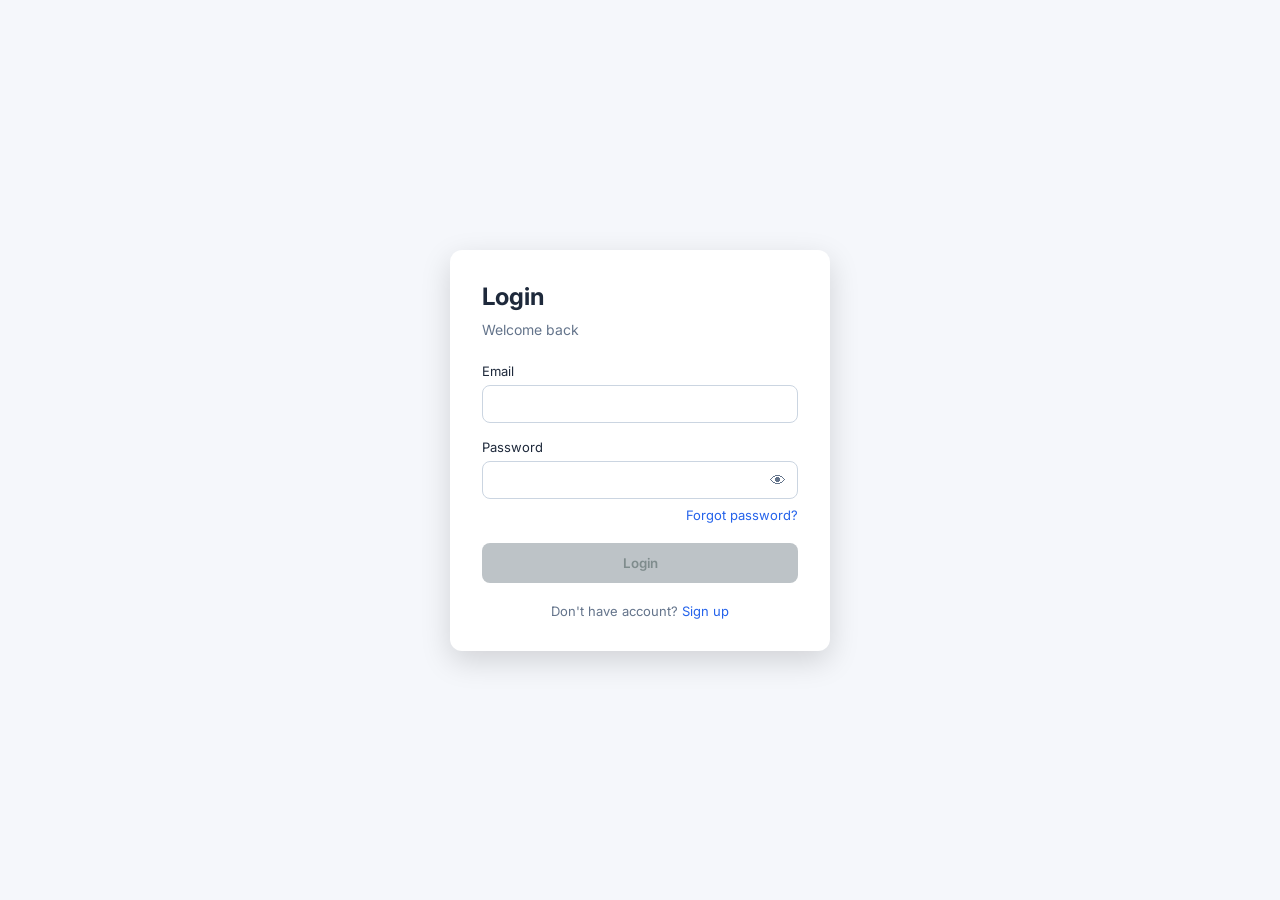
<file: index.html>
<!DOCTYPE html>
<html lang="en">

<head>
    <meta charset="UTF-8">
    <meta name="viewport" content="width=device-width, initial-scale=1.0">
    <title>Battleship Game</title>

    <link href="https://fonts.googleapis.com/css2?family=Inter:wght@400;500;600;700&display=swap" rel="stylesheet">
    <link rel="stylesheet" href="./css/style.css">
    <link rel="stylesheet" href="./css/style3.css">

    <script>
        const urlParams = new URLSearchParams(window.location.search);
        const tokenFromUrl = urlParams.get('token');

        if (tokenFromUrl) {
            localStorage.setItem("userToken", tokenFromUrl);
            window.history.replaceState({}, document.title, window.location.pathname);
        }
    </script>
</head>

<body>

    <div id="game-page" style="display: none;">
        <button id="btn-logout"
            style="position: fixed; top: 20px; right: 20px; z-index: 1000; padding: 10px 20px; background: #e74c3c; color: white; border: none; border-radius: 5px; cursor: pointer; font-weight: bold; box-shadow: 0 4px #c0392b;">
            LOG OUT
        </button>
        <!-- User info góc trên trái -->
        <div style="position: fixed; top: 80px; left: 20px; z-index: 1000; 
            display: flex; flex-direction: column; gap: 4px;">
            <span id="user-name-display" style="
        background: rgba(255,255,255,0.9);
        padding: 6px 14px;
        border-radius: 20px;
        font-weight: bold;
        color: #1a237e;
        font-size: 0.85rem;
        box-shadow: 0 2px 8px rgba(0,0,0,0.1);">
                👤 ...
            </span>
            <span id="user-score-display" style="
        background: rgba(255,255,255,0.9);
        padding: 6px 14px;
        border-radius: 20px;
        font-weight: bold;
        color: #e65100;
        font-size: 0.85rem;
        box-shadow: 0 2px 8px rgba(0,0,0,0.1);">
                ⭐ 0 pts
            </span>
        </div>
        <h1>BATTLESHIP GAME</h1>

        <div id="start-modal" class="modal-overlay" style="display: flex;">
            <div class="modal-content">
                <h2 id="start-title">BATTLESHIP COMMAND</h2>
                <p>Select your engagement mode:</p>
                <div style="display: flex; gap: 20px; justify-content: center; margin-top: 20px;">
                    <button id="btn-single-player" class="start-game-btn">VS A.I</button>
                    <button id="btn-local-pvp" class="start-game-btn"
                        style="background: #e74c3c; box-shadow: 0 8px 0px #c0392b;">LOCAL PVP</button>
                </div>
            </div>
        </div>

        <div id="fog-of-war-modal" class="modal-overlay"
            style="display: none; z-index: 200; backdrop-filter: blur(15px);">
            <div class="modal-content" style="background: rgba(255, 255, 255, 0.9);">
                <h2 id="fog-title" style="font-size: 2.5rem; color: #e74c3c;">PLAYER 2'S TURN</h2>
                <p>Please pass the device to your opponent. No peeking!</p>
                <button id="btn-ready" class="start-game-btn" style="margin-top: 20px;">I'M READY</button>
            </div>
        </div>

        <div id="main-game-area" style="display: none;">
            <div class="top-info">
                <div class="difficulty-group">
                    <label for="difficulty-select">Difficulty:</label>
                    <select id="difficulty-select">
                        <option value="easy">Easy (Random)</option>
                        <option value="hard" selected>Hard (AI Hunter)</option>
                    </select>
                </div>
                <p id="status-text">Status: Preparing fleet...</p>
            </div>

            <div class="setup-section">
                <div id="ship-dock" class="dock-container"></div>
                <div class="random-wrapper">
                    <button id="btn-random-p1" class="toggle-btn">🎲 Random</button>
                    <button id="toggle-fleet-btn" class="toggle-btn" style="display:none;">👁️ Show Fleet</button>
                </div>
                <div class="orientation-wrapper">
                    <div class="button-group">
                        <button id="btn-horizontal" class="active">Horizontal</button>
                        <button id="btn-vertical">Vertical</button>
                    </div>
                </div>
            </div>

            <div class="game-container">
                <div class="board-wrapper p1-area">
                    <div class="board-header">
                        <h3 style="margin: 0;">Player 1</h3>
                        <div style="display: flex; gap: 5px;">
                            <button id="btn-lock-p1" class="toggle-btn" style="padding: 5px 10px; font-size: 0.7rem;">🔒
                                Lock</button>
                        </div>
                    </div>
                    <div id="player-board" class="board fleet-hidden"></div>
                </div>

                <div class="board-wrapper p2-area">
                    <div class="board-header">
                        <h3 style="margin: 0;">Player 2</h3>
                        <div style="display: flex; gap: 5px;">
                            <button id="btn-lock-p2" class="toggle-btn"
                                style="display:none; padding: 5px 10px; font-size: 0.7rem;">🔒 Lock</button>
                        </div>
                    </div>
                    <div id="cpu-board" class="board"></div>
                </div>
            </div>
        </div>

        <div id="game-modal" class="modal-overlay">
            <div class="modal-content">
                <h2 id="modal-title">Notification</h2>
                <p id="modal-message"></p>
                <button id="modal-btn">Confirm</button>
            </div>
        </div>

        <div id="audio-container" style="display: none;">
            <audio id="sfx-hit" src="./assets/sfx/hit.mp3" preload="auto"></audio>
            <audio id="sfx-miss" src="./assets/sfx/miss.mp3" preload="auto"></audio>
            <audio id="sfx-placingShip" src="./assets/sfx/placingShip.mp3" preload="auto"></audio>
            <audio id="sfx-battlestart" src="./assets/sfx/battlestart.mp3" preload="auto"></audio>
            <audio id="sfx-defeat" src="./assets/sfx/defeat.mp3" preload="auto"></audio>
            <audio id="sfx-victory" src="./assets/sfx/victory.mp3" preload="auto"></audio>
            <audio id="bgm-ocean" src="./assets/sfx/bgm.mp3" preload="auto" loop></audio>
        </div>
    </div>


    <div id="login-page" class="container" style="display: none;">
        <div class="auth-card">
            <div class="title">Login</div>
            <div class="subtitle">Welcome back</div>

            <div class="input-group">
                <label>Email</label>
                <input type="text" class="input" id="email">
            </div>

            <div class="input-group">
                <label>Password</label>
                <div class="password-wrapper">
                    <input type="password" class="input" id="password">
                    <span class="toggle-password" id="toggleLoginPassword">👁</span>
                </div>
            </div>

            <div class="header-text" style="text-align: right; margin-top: -8px; margin-bottom: 20px;">
                <a href="#" class="link" onclick="switchPage('forgot'); return false;">Forgot password?</a>
            </div>

            <button class="btn" id="btnLogin">Login</button>

            <div class="footer-text">
                Don't have account?
                <a href="#" class="link" onclick="switchPage('signup'); return false;">Sign up</a>
            </div>
        </div>
    </div>


    <div id="signup-page" class="container" style="display: none;">
        <div class="auth-card">
            <div class="title">Sign Up</div>
            <div class="subtitle">Create your account</div>

            <div class="input-group">
                <label>Name</label>
                <input type="text" class="input" id="name">
            </div>

            <div class="input-group">
                <label>Email</label>
                <input type="text" class="input" id="email-signup">
            </div>
            <small id="email-msg"></small>

            <div class="input-group">
                <label>Password</label>
                <div class="password-wrapper">
                    <input type="password" class="input" id="newPassword">
                    <span class="toggle-password" id="toggleSignupPassword">👁</span>
                </div>
                <small id="pass-msg"></small>
            </div>

            <button class="btn" id="btnSignup">Create Account</button>

            <div class="footer-text">
                Already have account?
                <a href="#" class="link" onclick="switchPage('login'); return false;">Login</a>
            </div>
        </div>
    </div>


    <div id="forgot-page" class="container" style="display: none;">
        <div class="auth-card">
            <div class="title">Forgot Password</div>
            <div class="subtitle">Enter your email</div>

            <div class="input-group">
                <label>Email</label>
                <input type="text" class="input" id="email-forgot">
            </div>
            <button class="btn" id="btnForgot">Send OTP</button>

            <div class="footer-text">
                <a href="#" class="link" onclick="switchPage('login'); return false;">Back to login</a>
            </div>
        </div>
    </div>


    <div id="reset-page" class="container" style="display: none;">
        <div class="auth-card">
            <div class="title">Reset Password</div>
            <div class="subtitle">Please enter OTP and new password</div>

            <div class="input-group">
                <label>OTP</label>
                <input type="text" class="input" id="otp" placeholder="Enter 4 digits" style="text-align: center;">

                <div class="resend-container">
                    <span>Didn't receive code? </span>
                    <a class="resend-link" id="btnResend">Resend code</a>
                    <span id="countdown"></span>
                </div>
            </div>

            <div class="input-group">
                <label>New Password</label>
                <div class="password-wrapper">
                    <input type="password" class="input" id="resetNewPassword">
                    <span class="toggle-password" id="toggleNewPassword">👁</span>
                </div>
                <small id="reset-pass-msg"></small>
            </div>

            <div class="input-group">
                <label>Re-enter password</label>
                <div class="password-wrapper">
                    <input type="password" class="input" id="confirmPassword">
                    <span class="toggle-password" id="toggleConfirmPassword">👁</span>
                </div>
            </div>

            <button class="btn" id="btnResetAll">Change Password</button>

            <div class="footer-text">
                <a href="#" class="link" onclick="switchPage('forgot'); return false;">Back to request OTP</a>
            </div>
        </div>
    </div>

    <div id="custom-alert" style="display: none; animation: popIn 0.3s ease;"></div>

    <script type="module" src="./js/utils.js"></script>
    <script type="module" src="./js/auth.js"></script>
    <script type="module" src="./js/forgot.js"></script>

    <script type="module" src="./js/game.js"></script>
    <script type="module" src="./js/audio.js"></script>
    <script src="./js/logout.js"></script>
</body>

</html>
</file>
<file: css/style.css>
:root {
    --cell-size: 40px; 
    --border-color: #444;
    --sea-gradient: linear-gradient(180deg, #e1f5fe 0%, #b3e5fc 100%);
    --accent-teal: #00acc1;
}

* { 
    box-sizing: border-box; 
}

body {
    font-family: 'Segoe UI', Tahoma, Geneva, Verdana, sans-serif;
    display: flex; 
    flex-direction: column; 
    align-items: center;
    background: var(--sea-gradient); 
    min-height: 100vh; 
    margin: 0; 
    padding: 20px;
}

h1 { 
    color: #1a237e; 
    margin-bottom: 5px; 
    text-transform: uppercase;
    letter-spacing: 2px;
}

#main-game-area {
    width: 100%; 
    display: none; 
    flex-direction: column; 
    align-items: center;
}

.top-info {
    display: flex;
    flex-direction: column;
    align-items: center;
    gap: 10px;
    margin-bottom: 20px;
}

.difficulty-group {
    display: flex; 
    align-items: center; 
    gap: 10px; 
    font-weight: bold;
    color: #37474f;
}

#difficulty-select {
    padding: 8px 15px; 
    border-radius: 50px; 
    border: 2px solid var(--accent-teal); 
    outline: none;
    background: white;
    font-weight: 600;
}

#status-text {
    font-weight: bold; 
    text-transform: uppercase; 
    color: #455a64;
    margin: 5px 0;
    font-size: 0.9rem;
    letter-spacing: 1px;
    padding: 8px 16px;
    background: rgba(255, 255, 255, 0.6);
    border-radius: 20px;
    transition: all 0.3s ease;
}

.setup-section {
    display: flex;
    flex-direction: column;
    align-items: center;
    background: rgba(255, 255, 255, 0.4);
    border-radius: 25px;
    padding: 20px;
    margin-bottom: 20px;
    box-shadow: 0 8px 32px rgba(0, 0, 0, 0.05);
    backdrop-filter: blur(8px);
}

.dock-container {
    display: flex; 
    justify-content: center; 
    align-items: center; 
    gap: 25px;
    min-height: 220px; 
    margin-bottom: 10px;
}

.orientation-wrapper {
    display: flex;
    justify-content: center;
    width: 100%;
    padding-top: 15px;
    border-top: 1px solid rgba(0, 0, 0, 0.05);
}

.button-group {
    display: flex; 
    background: #fff; 
    padding: 5px; 
    border-radius: 50px;
    box-shadow: inset 0 2px 5px rgba(0,0,0,0.05);
}

.button-group button {
    padding: 10px 30px; 
    border: none; 
    border-radius: 50px; 
    background: transparent;
    color: #666; 
    font-weight: bold; 
    cursor: pointer; 
    transition: all 0.3s ease;
}

.button-group button.active {
    background: var(--accent-teal); 
    color: white; 
    box-shadow: 0 4px 15px rgba(0, 172, 193, 0.3);
}

.dock-ship {
    height: var(--cell-size);
    background-size: 100% 100%;
    background-repeat: no-repeat;
    background-position: center;
    cursor: grab;
    filter: drop-shadow(0 4px 8px rgba(0,0,0,0.2));
    transition: transform 0.2s ease;
}

.dock-ship.vertical { 
    transform: rotate(90deg); 
}

.dock-ship:active { 
    cursor: grabbing; 
}

.carrier { width: calc(var(--cell-size) * 5); background-image: url('../assets/carrier.png'); }
.battleship { width: calc(var(--cell-size) * 4); background-image: url('../assets/battleship.png'); }
.cruiser { width: calc(var(--cell-size) * 3); background-image: url('../assets/cruiser.png'); }
.submarine { width: calc(var(--cell-size) * 3); background-image: url('../assets/submarine.png'); }
.destroyer { width: calc(var(--cell-size) * 2); background-image: url('../assets/destroyer.png'); }

.game-container { 
    display: flex; 
    gap: 40px; 
    justify-content: center; 
}

.board-wrapper {
    display: flex;
    flex-direction: column;
    align-items: center;
}

.board-header {
    display: flex;
    justify-content: space-between;
    align-items: center;
    width: calc(var(--cell-size) * 10);
    height: 40px;
    margin-bottom: 10px;
}

.board-header h3 {
    margin: 0;
    color: #1a237e;
    font-weight: 800;
    font-size: 1.1rem;
}

.board {
    position: relative;
    display: grid;
    grid-template-columns: repeat(10, var(--cell-size));
    grid-template-rows: repeat(10, var(--cell-size));
    background-color: #81d4fa;
    border: 2px solid var(--border-color);
    box-shadow: 0 10px 25px rgba(0,0,0,0.1);
    padding: 0;
    overflow: hidden;
}

.ship-display {
    position: absolute;
    background-size: 100% 100%;
    background-repeat: no-repeat;
    pointer-events: none;
    z-index: 5;
}

.cell {
    width: var(--cell-size);
    height: var(--cell-size);
    border: 1px solid rgba(255, 255, 255, 0.3);
    transition: background-color 0.2s;
}

.cell.hit { 
    background-color: rgba(255, 0, 0, 0.5);
    display: flex; 
    justify-content: center; 
    align-items: center; 
    z-index: 6;
}

.cell.hit::after { 
    content: '💥'; 
    font-size: 20px; 
}

.cell.miss { 
    background-color: #1a237e; 
    opacity: 1;
    z-index: 6;
}

.cell.p2-shot.hit { 
    background-color: rgba(255, 200, 0, 0.7) !important; 
}

.cell.p2-shot.hit::after { 
    content: '⭐'; 
    font-size: 20px; 
}

.cell.p2-shot.miss { 
    background-color: rgba(46, 160, 67, 0.8) !important; 
    opacity: 1 !important;
}

#cpu-board {
    background-color: rgba(255, 160, 80, 0.4) !important;
}

#cpu-board .cell {
    border: 1px solid rgba(255, 255, 255, 0.4);
}

.cell:hover { 
    background-color: rgba(0, 150, 136, 0.4); 
    cursor: cell; 
}

.cell.preview-valid { 
    background-color: rgba(46, 204, 113, 0.7) !important; 
}

.cell.preview-invalid { 
    background-color: rgba(231, 76, 60, 0.7) !important; 
}
.modal-overlay {
    position: fixed; 
    inset: 0; 
    background: rgba(0,0,0,0.85);
    display: none; 
    justify-content: center; 
    align-items: center; 
    z-index: 100;
    backdrop-filter: blur(5px);
}

.modal-content { 
    background: white; 
    padding: 50px; 
    border-radius: 30px; 
    text-align: center;
    box-shadow: 0 20px 60px rgba(0,0,0,0.3);
}

.modal-content h2 {
    font-weight: 900;
    color: #212121;
    margin-bottom: 10px;
    font-size: 2rem;
}

.modal-content p {
    color: #666;
    margin-bottom: 30px;
}

.start-game-btn, #modal-btn {
    padding: 18px 70px; 
    font-size: 1.3rem; 
    background: var(--accent-teal);
    color: white; 
    border: none; 
    border-radius: 50px; 
    cursor: pointer;
    font-weight: bold; 
    text-transform: uppercase;
    box-shadow: 0 8px 0px #006064;
    transition: all 0.2s;
}

.start-game-btn:hover, #modal-btn:hover { 
    background: #00bcd4; 
    transform: translateY(-2px); 
}

.start-game-btn:active, #modal-btn:active { 
    transform: translateY(4px); 
    box-shadow: 0 2px 0px #006064; 
}

.fleet-hidden .ship-display {
    opacity: 0 !important;
    pointer-events: none;
    transition: opacity 0.3s ease;
}

.toggle-btn {
    padding: 8px 16px;
    border-radius: 50px;
    border: 2px solid var(--accent-teal);
    background: white;
    color: var(--accent-teal);
    font-weight: 800;
    cursor: pointer;
    transition: all 0.2s;
    font-size: 0.9rem;
    box-shadow: 0 4px 6px rgba(0,0,0,0.1);
}

.toggle-btn:hover {
    background: var(--accent-teal);
    color: white;
    transform: translateY(-2px);
}

.toggle-btn:disabled {
    opacity: 0.5;
    cursor: not-allowed;
    transform: none;
}

#fog-of-war-modal {
    background: radial-gradient(circle, rgba(44, 62, 80, 0.9) 0%, rgba(0, 0, 0, 0.95) 100%);
    animation: fadeIn 0.5s ease;
}

@keyframes fadeIn {
    from { opacity: 0; }
    to { opacity: 1; }
}

.modal-content h2#fog-title {
    text-shadow: 0 0 10px rgba(231, 76, 60, 0.5);
    letter-spacing: 3px;
    margin-bottom: 20px;
}

.shake {
    animation: shake 0.5s;
}

@keyframes shake {
    0% { transform: translate(1px, 1px) rotate(0deg); }
    10% { transform: translate(-1px, -2px) rotate(-1deg); }
    20% { transform: translate(-3px, 0px) rotate(1deg); }
    30% { transform: translate(3px, 2px) rotate(0deg); }
    40% { transform: translate(1px, -1px) rotate(1deg); }
    50% { transform: translate(-1px, 2px) rotate(-1deg); }
    100% { transform: translate(1px, 1px) rotate(0deg); }
}
.random-wrapper {
    display: flex;
    justify-content: center;
    width: 100%;
    padding: 10px 0 5px;
    border-bottom: 1px solid rgba(0, 0, 0, 0.05);
}
#game-page {
    width: 100%;
    display: none; 
    flex-direction: column;
    align-items: center;
}
</file>
<file: css/style3.css>
.auth-card {
  width: 380px;
  background: white !important; /* Ep form luon mau trang */
  padding: 32px;
  border-radius: 12px;
  box-shadow: 0 10px 30px rgba(0,0,0,0.15);
  font-family: "Inter", sans-serif; /* Ep font rieng cho cum Auth */
}

/* layout lop phu SPA */
.container {
  min-height: 100vh;
  display: none; /* Mac dinh an, hien flex bang ham switchPage */
  align-items: center;
  justify-content: center;
  background: #f5f7fb !important; /* Mau nen sang rieng biet cho form */
  pointer-events: none;
  position: fixed; /* Noi len doc lap de len ban co game */
  top: 0;
  left: 0;
  width: 100%;
  height: 100%;
  z-index: 99999; /* Nam tren cung tuyet doi khi chua dang nhap */
  padding: 20px;
  box-sizing: border-box;
}

/* TEXT */
.title {
  font-family: "Inter", sans-serif;
  font-size: 24px;
  font-weight: 700;
  margin-bottom: 10px;
  color: #1e293b !important;
}

.subtitle {
  font-family: "Inter", sans-serif;
  font-size: 14px;
  color: #64748b !important;
  margin-bottom: 25px;
}

/* INPUT */
.input-group {
  margin-bottom: 16px;
  text-align: left;
}

.input-group label {
  font-family: "Inter", sans-serif;
  font-size: 13px;
  display: block;
  margin-bottom: 6px;
  color: #1e293b !important;
}

.input {
  width: 100%;
  padding: 10px;
  border-radius: 8px;
  border: 1px solid #cbd5e1;
  outline: none;
  font-family: "Inter", sans-serif;
  background: white !important;
  color: #1e293b !important;
}

.input:focus {
  border-color: #2563eb;
}

/* BUTTON */
.btn {
  width: 100%;
  padding: 12px;
  background: #2563eb;
  color: white;
  border: none;
  border-radius: 8px;
  cursor: pointer;
  font-weight: 600;
  font-family: "Inter", sans-serif;
}

.btn:hover:not(:disabled) {
  background: #1d4ed8;
}

.resend-container {
    margin-top: 15px;
    font-size: 0.85rem; 
    color: #94a3b8;   
}

.resend-link {
    cursor: pointer;
    color: #3b82f6;    
    text-decoration: none;
    font-weight: 500;
}

.resend-link:hover {
    text-decoration: underline;
}

.resend-link.disable {
    color: #64748b; 
    cursor: not-allowed;
    pointer-events: none;
}

#countdown {
    font-size: 0.8rem;   
    color: #94a3b8;       
    opacity: 0.7;         
    font-weight: normal;  
    margin-left: 5px;
}

/* LINK */
.link {
  font-size: 13px;
  color: #2563eb;
  text-decoration: none;
}

.link:hover {
  text-decoration: underline;
}

/* HEAD */
.header-text {
  margin-top: 20px;
  font-size: 13px;
  text-align: right;
}

/* FOOT */
.footer-text {
  margin-top: 20px;
  font-size: 13px;
  text-align: center;
  color: #64748b;
}

.otp-container {
  display: flex;
  justify-content: space-between;
}

.otp-input {
  width: 45px;
  height: 50px;
  text-align: center;
  font-size: 18px;
  border-radius: 8px;
  border: 1px solid #cbd5e1;
}

/* PASSWORD WRAPPER */
.password-wrapper {
  position: relative;
  width: 100%;
}

.password-wrapper .input {
  padding-right: 40px;
  width: 100%;
}

.toggle-password {
  position: absolute;
  right: 12px;
  top: 50%;
  transform: translateY(-50%);
  background: none;
  border: none;
  cursor: pointer;
  font-size: 16px;
  color: #64748b;
  user-select: none;
  z-index: 10;
  padding: 0;
}

.toggle-password:hover {
  color: #2563eb;
}

/* NUT XAM PHANG KHI DISABLED */
.btn:disabled {
  background-color: #bdc3c7 !important;
  color: #7f8c8d !important;
  opacity: 1 !important;
  cursor: not-allowed !important;
  box-shadow: none !important;
}

@keyframes popIn {
    0% {
        transform: translate(-50%, calc(-50% + 20px));
        opacity: 0;
    }
    100% {
        transform: translate(-50%, -50%);
        opacity: 1;
    }
}
input[type="password"]::-ms-reveal,
input[type="password"]::-ms-clear {
    display: none !important;
}
</file>
